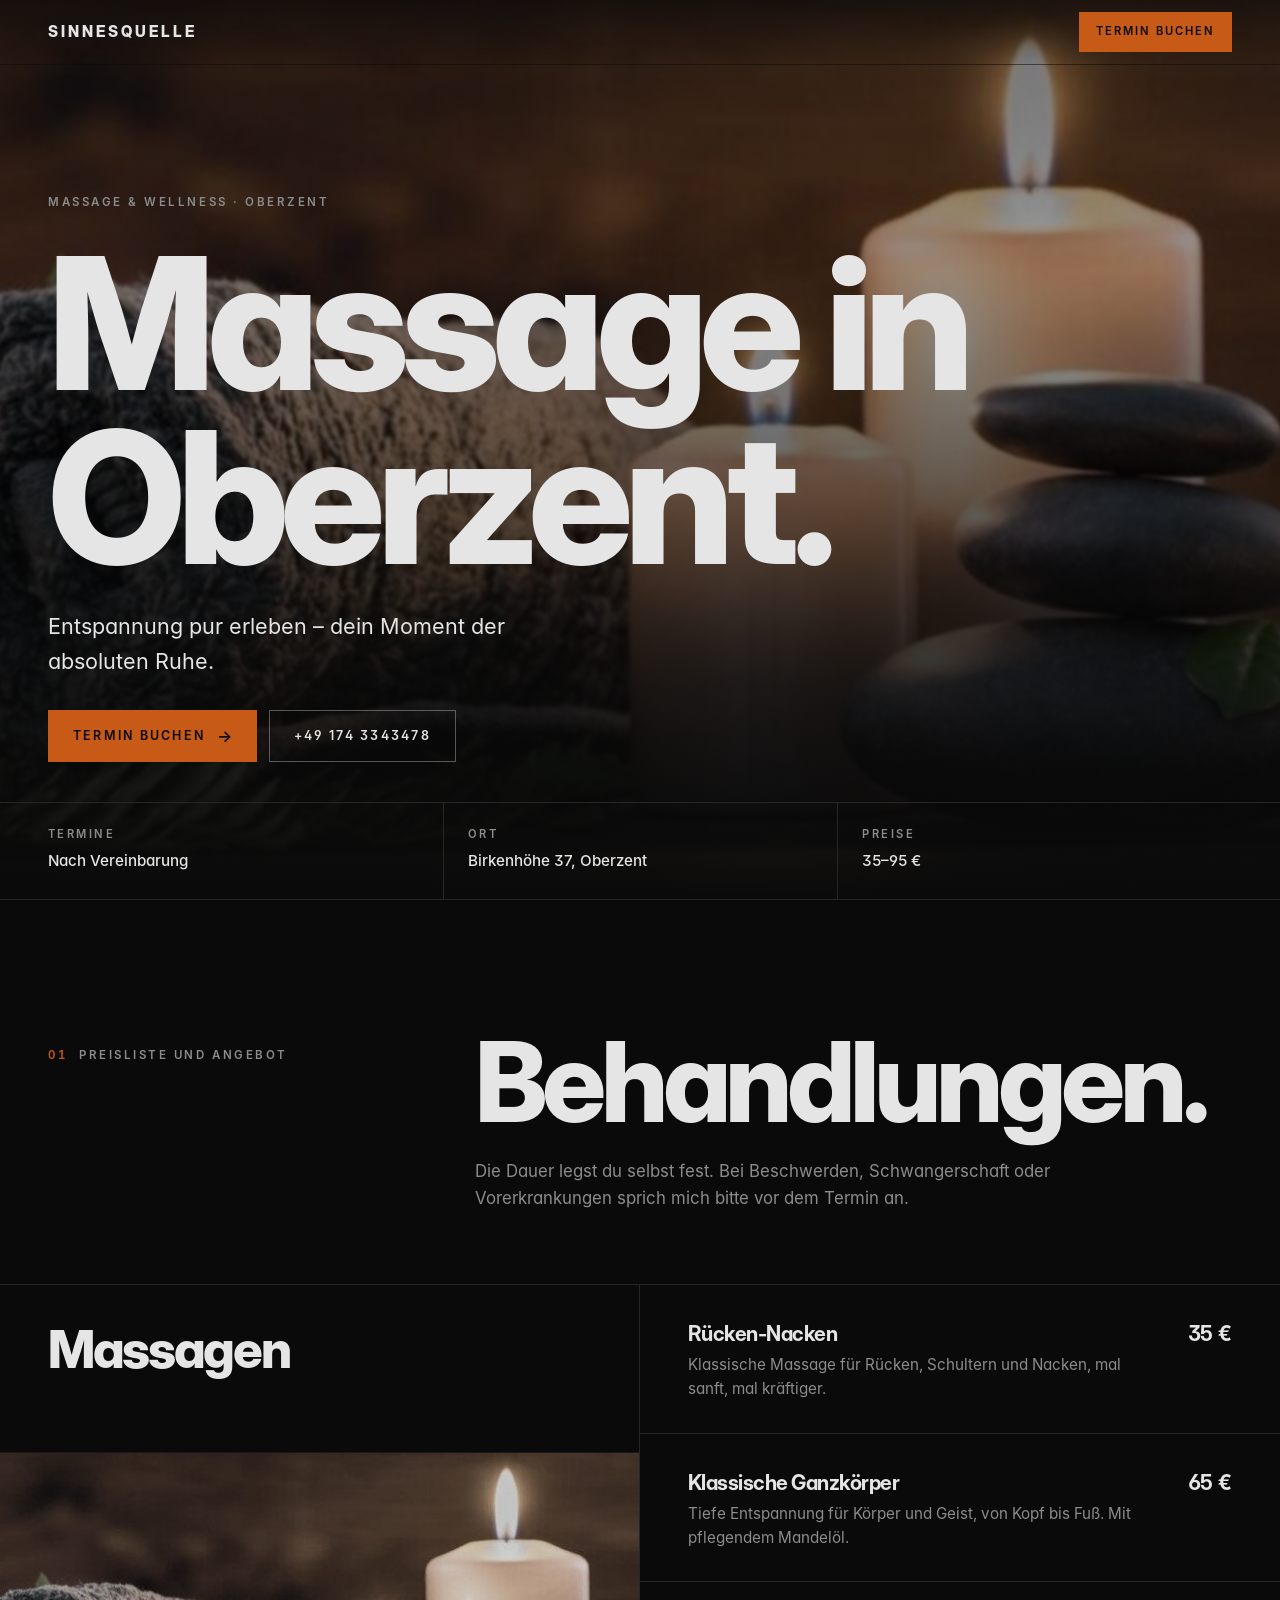
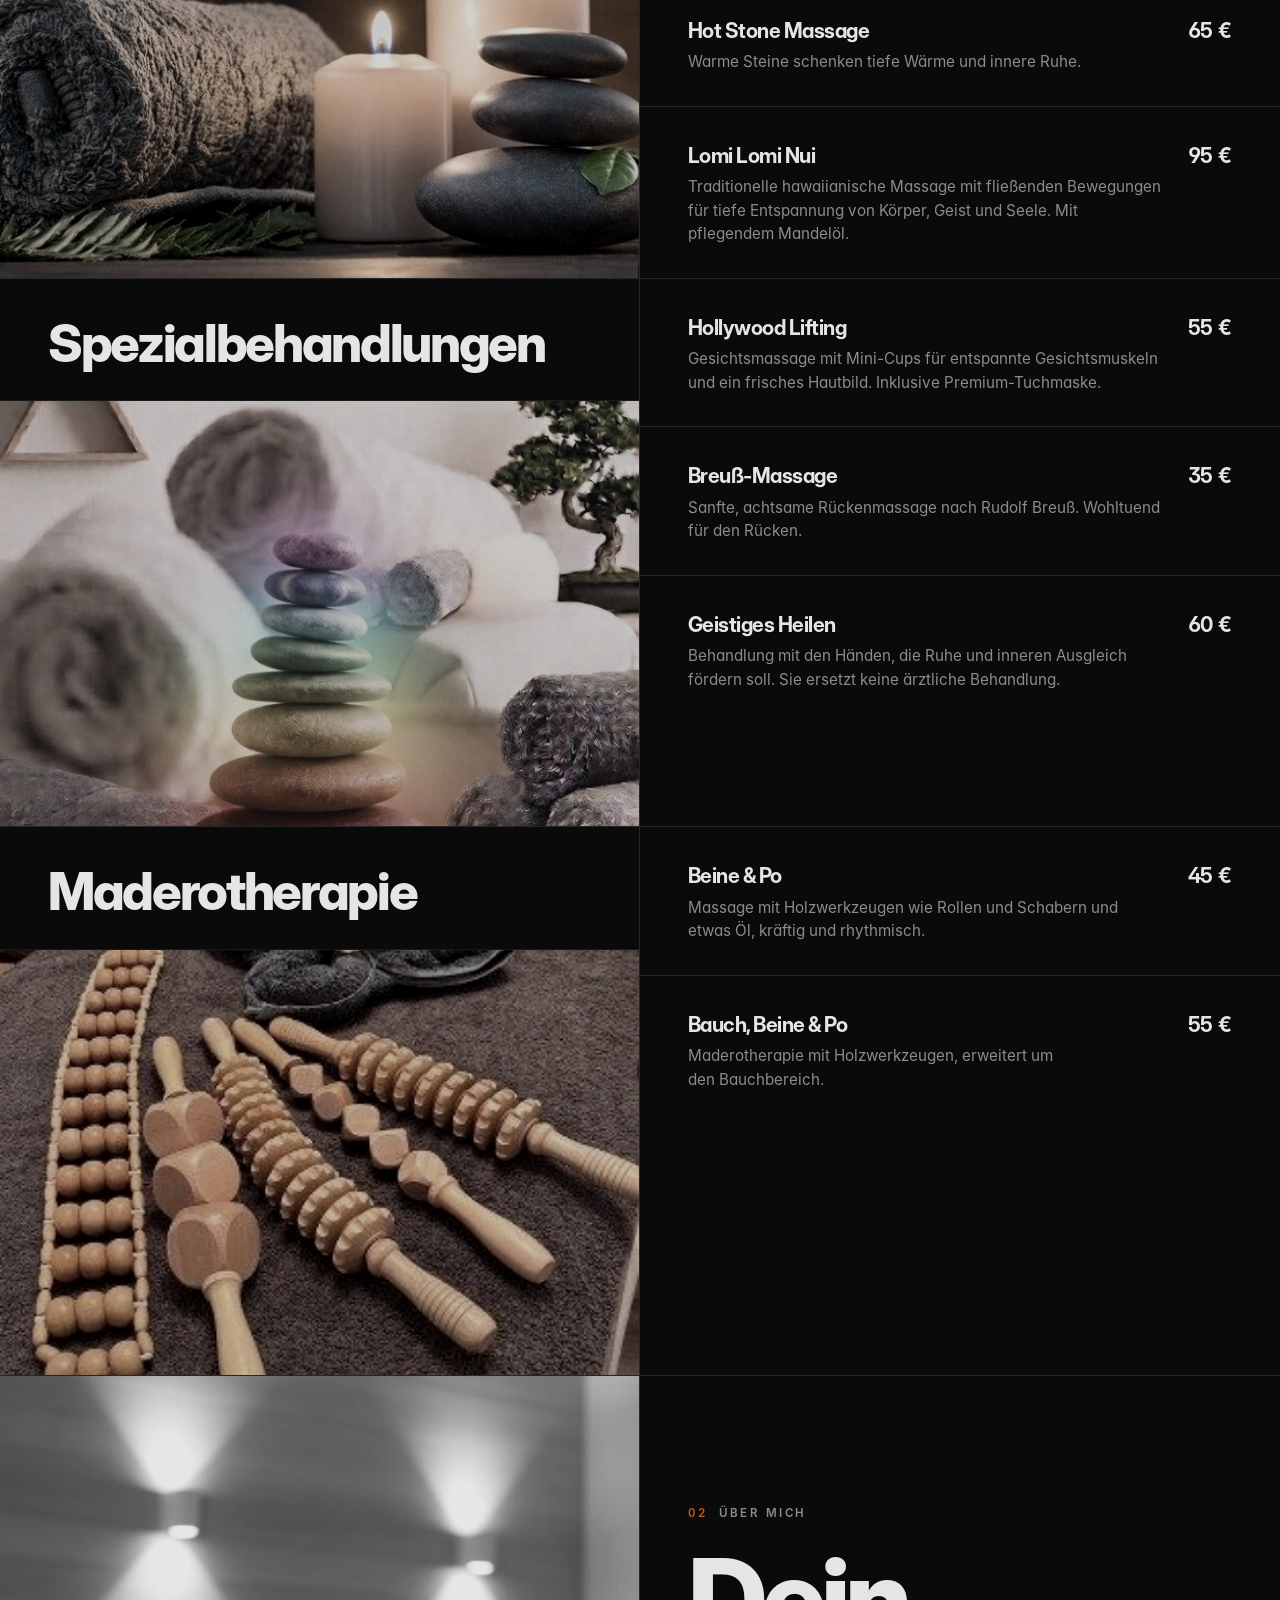
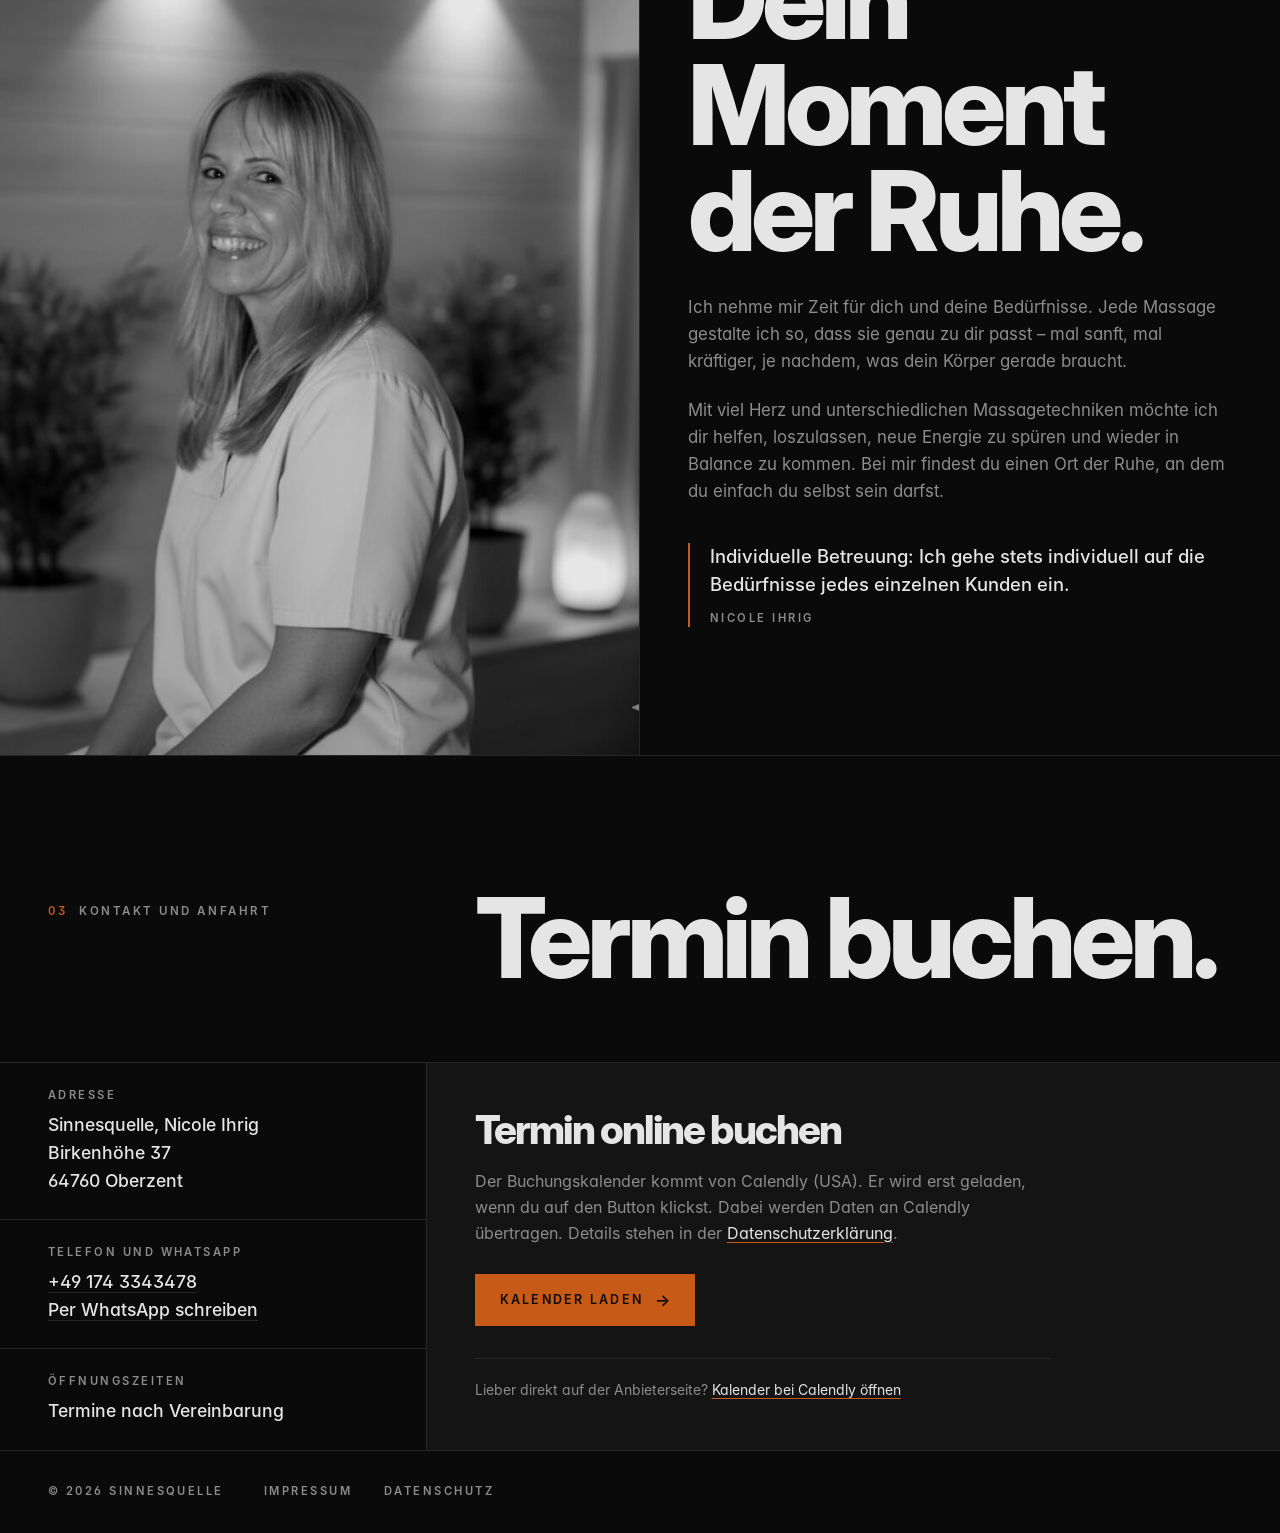
<file: index.html>
<!DOCTYPE html>
<html lang="de">
<head>
    <meta charset="UTF-8">
    <meta name="viewport" content="width=device-width, initial-scale=1">
    <title>Massage in Oberzent – Sinnesquelle | Nicole Ihrig</title>
    <meta name="description" content="Sinnesquelle von Nicole Ihrig in Oberzent: Massagen, Hot Stone, Lomi Lomi Nui, Maderotherapie und mehr. Termin online buchen oder telefonisch vereinbaren.">
    <link rel="canonical" href="https://sinnesquelle.de/">
    <meta name="theme-color" content="#0a0a0a">
    <meta name="color-scheme" content="dark">
    <link rel="icon" href="favicon.svg" type="image/svg+xml">

    <meta property="og:type" content="website">
    <meta property="og:locale" content="de_DE">
    <meta property="og:site_name" content="Sinnesquelle">
    <meta property="og:title" content="Massage in Oberzent – Sinnesquelle">
    <meta property="og:description" content="Entspannung pur erleben: Massagen und Behandlungen mit viel Zeit für dich. Termine nach Vereinbarung.">
    <meta property="og:url" content="https://sinnesquelle.de/">
    <meta property="og:image" content="https://sinnesquelle.de/massage.jpg">

    <link rel="preload" href="fonts/interdisplay-800.woff" as="font" type="font/woff" crossorigin>
    <link rel="preload" href="fonts/inter-400.woff" as="font" type="font/woff" crossorigin>
    <link rel="stylesheet" href="styles.css">

    <script type="application/ld+json">
    {
      "@context": "https://schema.org",
      "@type": "HealthAndBeautyBusiness",
      "name": "Sinnesquelle",
      "founder": { "@type": "Person", "name": "Nicole Ihrig" },
      "url": "https://sinnesquelle.de/",
      "image": "https://sinnesquelle.de/massage.jpg",
      "telephone": "+491743343478",
      "priceRange": "35–95 €",
      "address": {
        "@type": "PostalAddress",
        "streetAddress": "Birkenhöhe 37",
        "postalCode": "64760",
        "addressLocality": "Oberzent",
        "addressCountry": "DE"
      }
    }
    </script>
</head>
<body>
    <a class="skip" href="#inhalt">Zum Inhalt springen</a>

    <header class="kopf">
        <div class="kopf-innen">
            <a class="marke" href="#top" aria-label="Sinnesquelle, zum Seitenanfang">Sinnesquelle</a>
            <a class="btn btn-amber btn-klein" href="#buchung">Termin buchen</a>
        </div>
    </header>

    <main id="inhalt">
        <!-- ===== HERO ===== -->
        <section class="hero" id="top">
            <img class="hero-bild" src="massage.jpg" width="617" height="447" alt="" fetchpriority="high">
            <div class="hero-overlay" aria-hidden="true"></div>
            <div class="hero-inhalt rahmen">
                <p class="label">Massage &amp; Wellness · Oberzent</p>
                <h1>Massage in Oberzent.</h1>
                <p class="hero-lead">Entspannung pur erleben – dein Moment der absoluten Ruhe.</p>
                <div class="hero-aktionen">
                    <a class="btn btn-amber" href="#buchung">Termin buchen <span class="btn-pfeil" aria-hidden="true">→</span></a>
                    <a class="btn btn-linie" href="tel:+491743343478">+49 174 3343478</a>
                </div>
            </div>
            <dl class="hero-meta rahmen">
                <div><dt>Termine</dt><dd>Nach Vereinbarung</dd></div>
                <div><dt>Ort</dt><dd>Birkenhöhe 37, Oberzent</dd></div>
                <div><dt>Preise</dt><dd>35–95&nbsp;€</dd></div>
            </dl>
        </section>

        <!-- ===== BEHANDLUNGEN & PREISE ===== -->
        <section class="sektion" id="angebot" aria-labelledby="angebot-titel">
            <div class="sektion-kopf rahmen">
                <p class="label"><span class="nr">01</span> Preisliste und Angebot</p>
                <div>
                    <h2 id="angebot-titel">Behandlungen.</h2>
                    <p class="sektion-intro">Die Dauer legst du selbst fest. Bei Beschwerden, Schwangerschaft oder Vorerkrankungen sprich mich bitte vor dem Termin an.</p>
                </div>
            </div>

            <div class="kategorie">
                <div class="kategorie-kopf">
                    <h3>Massagen</h3>
                    <img src="massage.jpg" width="617" height="447" loading="lazy" alt="Gerolltes Handtuch, brennende Kerzen und gestapelte Massagesteine.">
                </div>
                <ul class="preise">
                    <li><div><p class="name">Rücken-Nacken</p><p class="beschreibung">Klassische Massage für Rücken, Schultern und Nacken, mal sanft, mal kräftiger.</p></div><p class="preis">35&nbsp;€</p></li>
                    <li><div><p class="name">Klassische Ganzkörper</p><p class="beschreibung">Tiefe Entspannung für Körper und Geist, von Kopf bis Fuß. Mit pflegendem Mandelöl.</p></div><p class="preis">65&nbsp;€</p></li>
                    <li><div><p class="name">Hot Stone Massage</p><p class="beschreibung">Warme Steine schenken tiefe Wärme und innere Ruhe.</p></div><p class="preis">65&nbsp;€</p></li>
                    <li><div><p class="name">Lomi Lomi Nui</p><p class="beschreibung">Traditionelle hawaiianische Massage mit fließenden Bewegungen für tiefe Entspannung von Körper, Geist und Seele. Mit pflegendem Mandelöl.</p></div><p class="preis">95&nbsp;€</p></li>
                </ul>
            </div>

            <div class="kategorie">
                <div class="kategorie-kopf">
                    <h3>Spezial&shy;behandlungen</h3>
                    <img src="geistigesheilen.jpg" width="579" height="415" loading="lazy" alt="Gestapelte Steine in Regenbogenfarben vor weichen Handtüchern.">
                </div>
                <ul class="preise">
                    <li><div><p class="name">Hollywood Lifting</p><p class="beschreibung">Gesichtsmassage mit Mini-Cups für entspannte Gesichtsmuskeln und ein frisches Hautbild. Inklusive Premium-Tuchmaske.</p></div><p class="preis">55&nbsp;€</p></li>
                    <li><div><p class="name">Breuß-Massage</p><p class="beschreibung">Sanfte, achtsame Rückenmassage nach Rudolf Breuß. Wohltuend für den Rücken.</p></div><p class="preis">35&nbsp;€</p></li>
                    <li><div><p class="name">Geistiges Heilen</p><p class="beschreibung">Behandlung mit den Händen, die Ruhe und inneren Ausgleich fördern soll. Sie ersetzt keine ärztliche Behandlung.</p></div><p class="preis">60&nbsp;€</p></li>
                </ul>
            </div>

            <div class="kategorie">
                <div class="kategorie-kopf">
                    <h3>Madero&shy;therapie</h3>
                    <img src="madero.jpg" width="313" height="287" loading="lazy" alt="Holzwerkzeuge für die Maderotherapie auf einem Handtuch.">
                </div>
                <ul class="preise">
                    <li><div><p class="name">Beine &amp; Po</p><p class="beschreibung">Massage mit Holzwerkzeugen wie Rollen und Schabern und etwas Öl, kräftig und rhythmisch.</p></div><p class="preis">45&nbsp;€</p></li>
                    <li><div><p class="name">Bauch, Beine &amp; Po</p><p class="beschreibung">Maderotherapie mit Holzwerkzeugen, erweitert um den Bauchbereich.</p></div><p class="preis">55&nbsp;€</p></li>
                </ul>
            </div>
        </section>

        <!-- ===== ÜBER MICH ===== -->
        <section class="ueber" id="ueber-mich" aria-labelledby="ueber-titel">
            <figure class="ueber-bild">
                <img src="nicole.jpg" width="900" height="1157" loading="lazy" alt="Nicole Ihrig lächelt im Behandlungsraum der Sinnesquelle.">
            </figure>
            <div class="ueber-text">
                <p class="label"><span class="nr">02</span> Über mich</p>
                <h2 id="ueber-titel">Dein Moment der Ruhe.</h2>
                <p>Ich nehme mir Zeit für dich und deine Bedürfnisse. Jede Massage gestalte ich so, dass sie genau zu dir passt – mal sanft, mal kräftiger, je nachdem, was dein Körper gerade braucht.</p>
                <p>Mit viel Herz und unterschiedlichen Massagetechniken möchte ich dir helfen, loszulassen, neue Energie zu spüren und wieder in Balance zu kommen. Bei mir findest du einen Ort der Ruhe, an dem du einfach du selbst sein darfst.</p>
                <blockquote>
                    Individuelle Betreuung: Ich gehe stets individuell auf die Bedürfnisse jedes einzelnen Kunden ein.
                    <cite>Nicole Ihrig</cite>
                </blockquote>
            </div>
        </section>

        <!-- ===== KONTAKT & BUCHUNG ===== -->
        <section class="sektion" id="kontakt" aria-labelledby="kontakt-titel">
            <div class="sektion-kopf rahmen">
                <p class="label"><span class="nr">03</span> Kontakt und Anfahrt</p>
                <h2 id="kontakt-titel">Termin buchen.</h2>
            </div>

            <div class="kontakt-raster">
                <dl class="kontakt-liste">
                    <div>
                        <dt>Adresse</dt>
                        <dd>Sinnesquelle, Nicole Ihrig<br>Birkenhöhe 37<br>64760 Oberzent</dd>
                    </div>
                    <div>
                        <dt>Telefon und WhatsApp</dt>
                        <dd><a href="tel:+491743343478">+49 174 3343478</a><br><a href="https://wa.me/491743343478">Per WhatsApp schreiben</a></dd>
                    </div>
                    <div>
                        <dt>Öffnungszeiten</dt>
                        <dd>Termine nach Vereinbarung</dd>
                    </div>
                </dl>

                <div class="buchung" id="buchung">
                    <h3>Termin online buchen</h3>
                    <div id="kalender">
                        <p>Der Buchungskalender kommt von Calendly (USA). Er wird erst geladen, wenn du auf den Button klickst. Dabei werden Daten an Calendly übertragen. Details stehen in der <a href="datenschutz.html">Datenschutzerklärung</a>.</p>
                        <button class="btn btn-amber" type="button" id="kalender-laden">Kalender laden <span class="btn-pfeil" aria-hidden="true">→</span></button>
                    </div>
                    <p class="klein">Lieber direkt auf der Anbieterseite? <a href="https://calendly.com/sinnesquelle" rel="noopener">Kalender bei Calendly öffnen</a></p>
                </div>
            </div>
        </section>
    </main>

    <footer class="fuss">
        <div class="rahmen fuss-innen">
            <p>&copy; 2026 Sinnesquelle</p>
            <ul>
                <li><a href="impressum.html">Impressum</a></li>
                <li><a href="datenschutz.html">Datenschutz</a></li>
            </ul>
        </div>
    </footer>

    <script>
        // Calendly wird erst nach Klick geladen (vorher keine Verbindung zu Calendly).
        document.getElementById('kalender-laden').addEventListener('click', function () {
            var box = document.getElementById('kalender');
            box.className = 'calendly-box';
            box.innerHTML = '<div class="calendly-inline-widget" data-url="https://calendly.com/sinnesquelle?background_color=141414&text_color=e5e5e5&primary_color=c85a17"></div>';
            var s = document.createElement('script');
            s.src = 'https://assets.calendly.com/assets/external/widget.js';
            s.async = true;
            document.body.appendChild(s);
        });

        // Kopfzeile wird beim Scrollen dunkler.
        (function () {
            var kopf = document.querySelector('.kopf');
            var f = function () { kopf.classList.toggle('gescrollt', window.scrollY > 40); };
            window.addEventListener('scroll', f, { passive: true }); f();
        })();
    </script>
</body>
</html>
</file>
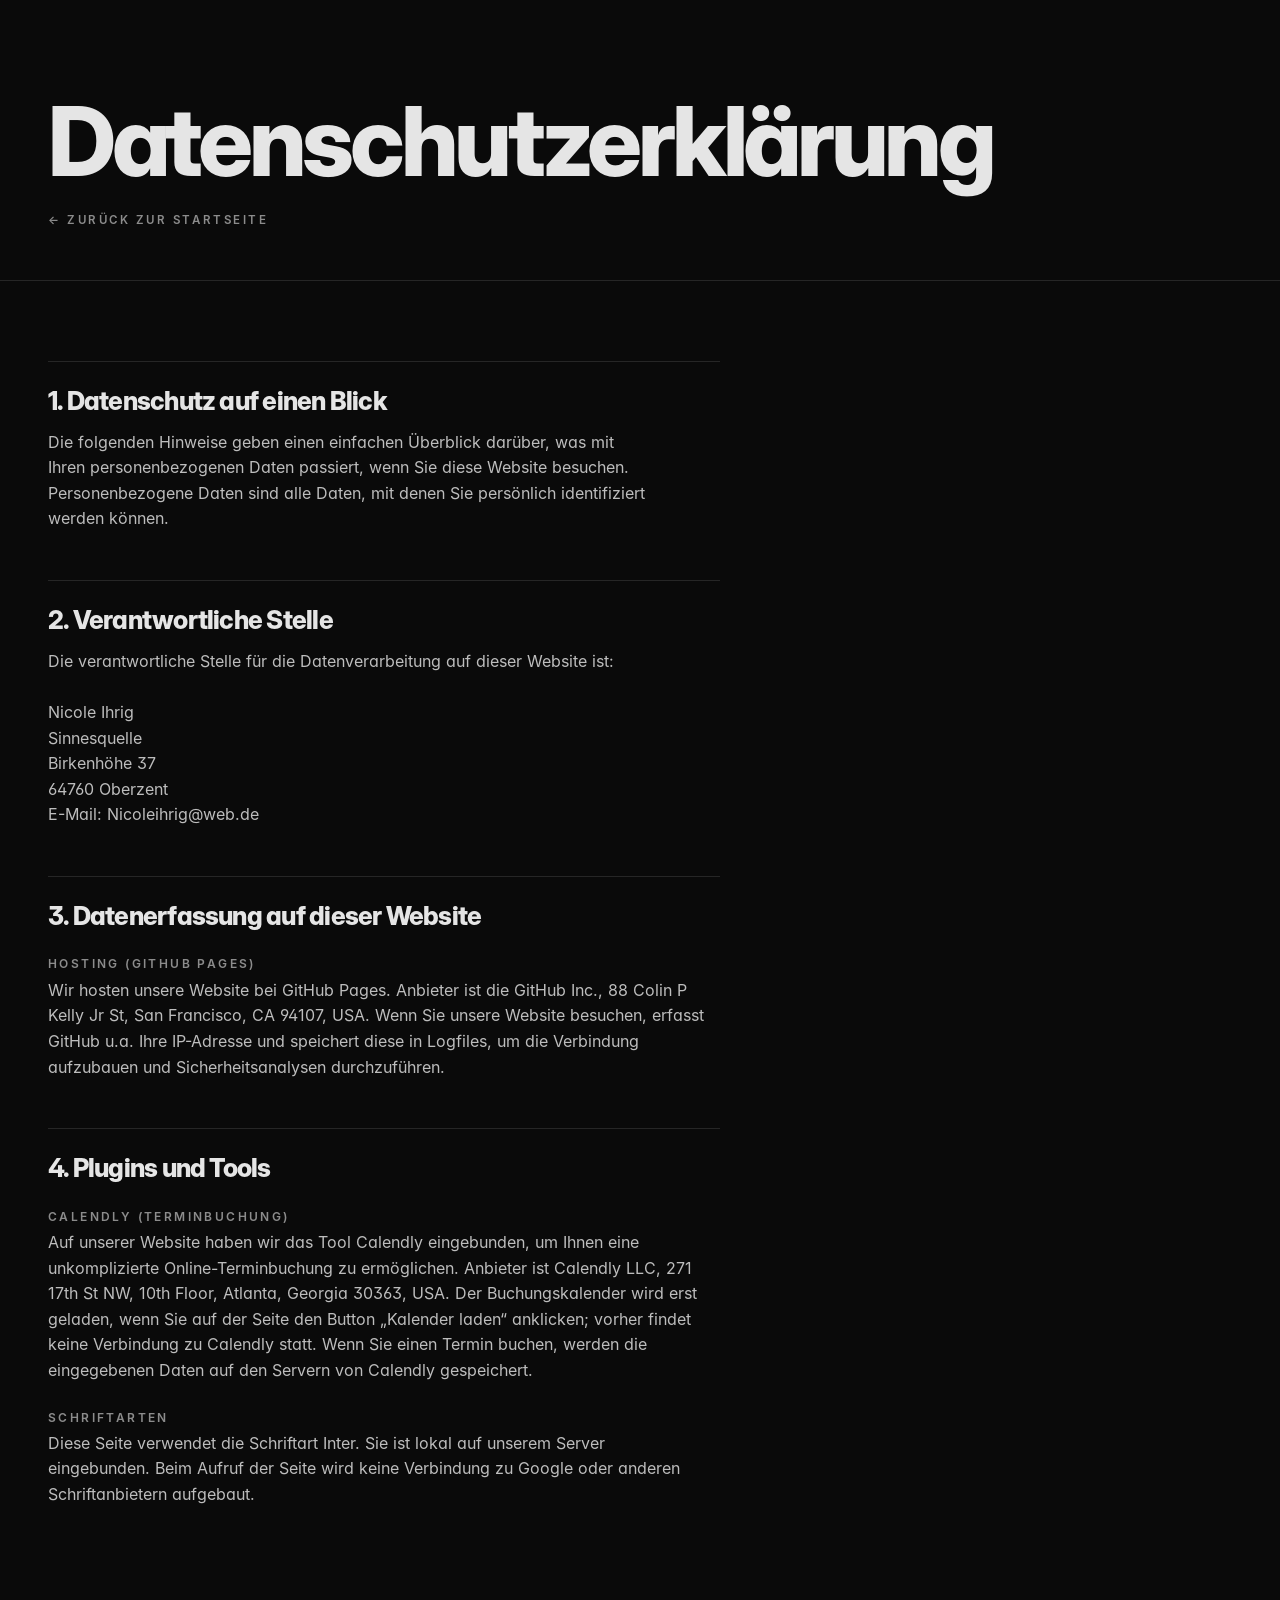
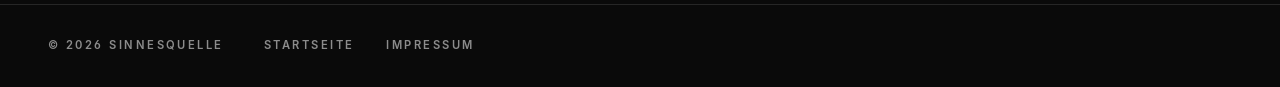
<file: datenschutz.html>
<!DOCTYPE html>
<html lang="de">
<head>
    <meta charset="UTF-8">
    <meta name="viewport" content="width=device-width, initial-scale=1">
    <title>Datenschutzerklärung – Sinnesquelle</title>
    <meta name="robots" content="noindex">
    <meta name="theme-color" content="#0a0a0a">
    <link rel="canonical" href="https://sinnesquelle.de/datenschutz.html">
    <link rel="icon" href="favicon.svg" type="image/svg+xml">
    <link rel="preload" href="fonts/interdisplay-800.woff" as="font" type="font/woff" crossorigin>
    <link rel="stylesheet" href="styles.css">
</head>
<body>
    <a class="skip" href="#inhalt">Zum Inhalt springen</a>

    <header class="seitenkopf">
        <div class="wrap">
            <h1>Datenschutzerklärung</h1>
            <a href="index.html">Zurück zur Startseite</a>
        </div>
    </header>

    <main id="inhalt" class="text-seite">
        <div class="wrap">
            <h2>1. Datenschutz auf einen Blick</h2>
            <p>Die folgenden Hinweise geben einen einfachen Überblick darüber, was mit Ihren personenbezogenen Daten passiert, wenn Sie diese Website besuchen. Personenbezogene Daten sind alle Daten, mit denen Sie persönlich identifiziert werden können.</p>

            <h2>2. Verantwortliche Stelle</h2>
            <p>Die verantwortliche Stelle für die Datenverarbeitung auf dieser Website ist:<br><br>Nicole Ihrig<br>Sinnesquelle<br>Birkenhöhe 37<br>64760 Oberzent<br>E-Mail: Nicoleihrig@web.de</p>

            <h2>3. Datenerfassung auf dieser Website</h2>
            <h3>Hosting (GitHub Pages)</h3>
            <p>Wir hosten unsere Website bei GitHub Pages. Anbieter ist die GitHub Inc., 88 Colin P Kelly Jr St, San Francisco, CA 94107, USA. Wenn Sie unsere Website besuchen, erfasst GitHub u.a. Ihre IP-Adresse und speichert diese in Logfiles, um die Verbindung aufzubauen und Sicherheitsanalysen durchzuführen.</p>

            <h2>4. Plugins und Tools</h2>
            <h3>Calendly (Terminbuchung)</h3>
            <p>Auf unserer Website haben wir das Tool Calendly eingebunden, um Ihnen eine unkomplizierte Online-Terminbuchung zu ermöglichen. Anbieter ist Calendly LLC, 271 17th St NW, 10th Floor, Atlanta, Georgia 30363, USA. Der Buchungskalender wird erst geladen, wenn Sie auf der Seite den Button „Kalender laden“ anklicken; vorher findet keine Verbindung zu Calendly statt. Wenn Sie einen Termin buchen, werden die eingegebenen Daten auf den Servern von Calendly gespeichert.</p>

            <h3>Schriftarten</h3>
            <p>Diese Seite verwendet die Schriftart Inter. Sie ist lokal auf unserem Server eingebunden. Beim Aufruf der Seite wird keine Verbindung zu Google oder anderen Schriftanbietern aufgebaut.</p>
        </div>
    </main>

    <footer class="fuss">
        <div class="wrap">
            <p>&copy; 2026 Sinnesquelle</p>
            <ul>
                <li><a href="index.html">Startseite</a></li>
                <li><a href="impressum.html">Impressum</a></li>
            </ul>
        </div>
    </footer>
</body>
</html>
</file>
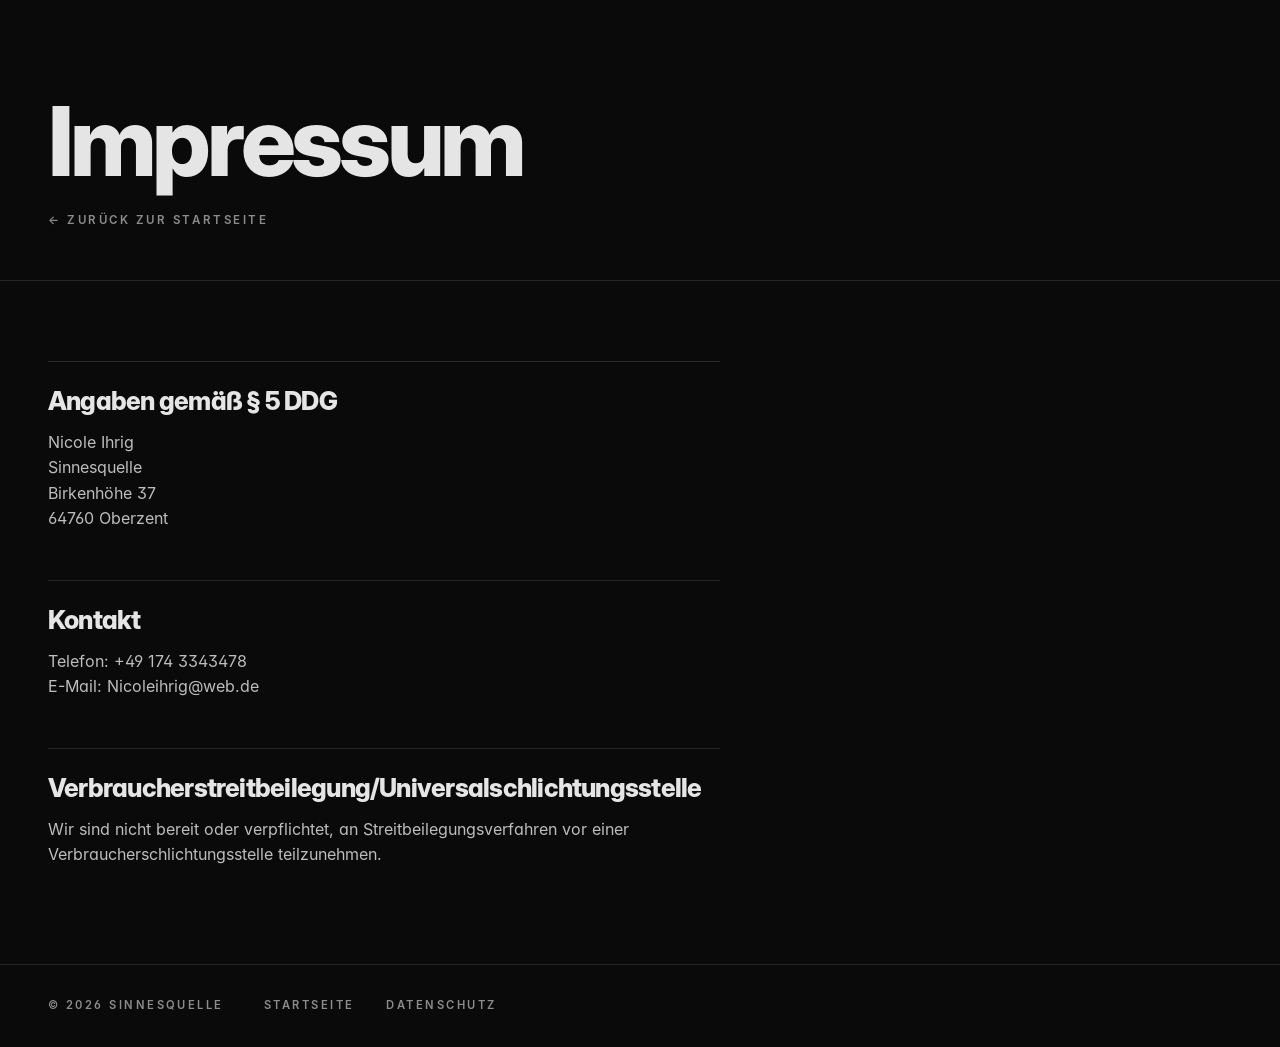
<file: impressum.html>
<!DOCTYPE html>
<html lang="de">
<head>
    <meta charset="UTF-8">
    <meta name="viewport" content="width=device-width, initial-scale=1">
    <title>Impressum – Sinnesquelle</title>
    <meta name="robots" content="noindex">
    <meta name="theme-color" content="#0a0a0a">
    <link rel="canonical" href="https://sinnesquelle.de/impressum.html">
    <link rel="icon" href="favicon.svg" type="image/svg+xml">
    <link rel="preload" href="fonts/interdisplay-800.woff" as="font" type="font/woff" crossorigin>
    <link rel="stylesheet" href="styles.css">
</head>
<body>
    <a class="skip" href="#inhalt">Zum Inhalt springen</a>

    <header class="seitenkopf">
        <div class="wrap">
            <h1>Impressum</h1>
            <a href="index.html">Zurück zur Startseite</a>
        </div>
    </header>

    <main id="inhalt" class="text-seite">
        <div class="wrap">
            <h2>Angaben gemäß § 5 DDG</h2>
            <p>
                Nicole Ihrig<br>
                Sinnesquelle<br>
                Birkenhöhe 37<br>
                64760 Oberzent
            </p>

            <h2>Kontakt</h2>
            <p>
                Telefon: +49 174 3343478<br>
                E-Mail: Nicoleihrig@web.de
            </p>

            <h2>Verbraucherstreitbeilegung/Universalschlichtungsstelle</h2>
            <p>Wir sind nicht bereit oder verpflichtet, an Streitbeilegungsverfahren vor einer Verbraucherschlichtungsstelle teilzunehmen.</p>
        </div>
    </main>

    <footer class="fuss">
        <div class="wrap">
            <p>&copy; 2026 Sinnesquelle</p>
            <ul>
                <li><a href="index.html">Startseite</a></li>
                <li><a href="datenschutz.html">Datenschutz</a></li>
            </ul>
        </div>
    </footer>
</body>
</html>
</file>
<file: styles.css>
/* Sinnesquelle – Dark Brutalism
   Schrift: Inter / Inter Display (SIL Open Font License), lokal eingebunden – keine Verbindung zu Google.
   Mobile First. Keine Schatten, keine großen Radien, feine Linien als Struktur. */

@font-face { font-family: "Inter"; src: url("fonts/inter-400.woff") format("woff"); font-weight: 400; font-style: normal; font-display: swap; }
@font-face { font-family: "Inter"; src: url("fonts/inter-500.woff") format("woff"); font-weight: 500; font-style: normal; font-display: swap; }
@font-face { font-family: "Inter"; src: url("fonts/inter-600.woff") format("woff"); font-weight: 600; font-style: normal; font-display: swap; }
@font-face { font-family: "Inter Display"; src: url("fonts/interdisplay-700.woff") format("woff"); font-weight: 700; font-style: normal; font-display: swap; }
@font-face { font-family: "Inter Display"; src: url("fonts/interdisplay-800.woff") format("woff"); font-weight: 800; font-style: normal; font-display: swap; }

/* ---------- Tokens ---------- */
:root {
  --onyx: #0a0a0a;         /* Primärer Hintergrund */
  --beton: #141414;        /* Karten, Container */
  --beton-2: #1a1a1a;
  --linie: #262626;        /* neutral-800 */
  --text: #e5e5e5;         /* Primärtext */
  --text-2: #8c8c8c;       /* Sekundärtext (etwas heller als #737373 für ausreichenden Kontrast) */
  --text-3: #737373;       /* Meta, nur für große/dekorative Elemente */
  --amber: #c85a17;        /* Sauna-Amber */
  --amber-hell: #e06a22;

  --sans: "Inter", system-ui, -apple-system, "Segoe UI", Roboto, Arial, sans-serif;
  --display: "Inter Display", "Inter", system-ui, -apple-system, "Segoe UI", Roboto, Arial, sans-serif;
  --rand: clamp(1.25rem, 4vw, 3rem);
  --kopf-h: 4rem;
}

*, *::before, *::after { box-sizing: border-box; }
html { scroll-behavior: smooth; scroll-padding-top: var(--kopf-h); -webkit-text-size-adjust: 100%; background: var(--onyx); }
body {
  margin: 0; background: var(--onyx); color: var(--text);
  font-family: var(--sans); font-size: 1rem; line-height: 1.6;
  font-feature-settings: "ss01", "cv11";
  -webkit-font-smoothing: antialiased; -moz-osx-font-smoothing: grayscale;
}
img { display: block; max-width: 100%; height: auto; }
a { color: inherit; }
h1, h2, h3, p, ul, dl, dd, figure, blockquote { margin: 0; }
ul { padding: 0; list-style: none; }
h1, h2, h3 { font-family: var(--display); font-weight: 800; letter-spacing: -0.045em; line-height: .95; text-wrap: balance; }
p { text-wrap: pretty; }
::selection { background: var(--amber); color: var(--onyx); }
:focus-visible { outline: 2px solid var(--amber); outline-offset: 3px; }

.skip { position: absolute; left: 1rem; top: -4rem; z-index: 100; background: var(--amber); color: var(--onyx); padding: .6rem 1rem; font-weight: 600; text-decoration: none; }
.skip:focus { top: 1rem; }

.rahmen, .wrap { padding-inline: var(--rand); }

/* ---------- Label (Uppercase, weite Laufweite) ---------- */
.label {
  display: flex; align-items: center; gap: .75rem;
  font-size: .72rem; font-weight: 600; letter-spacing: .22em; text-transform: uppercase; color: var(--text-2);
}
.label .nr { color: var(--amber); font-variant-numeric: tabular-nums; }

/* ---------- Buttons ---------- */
.btn {
  display: inline-flex; align-items: center; justify-content: center; gap: .75rem;
  min-height: 3.25rem; padding: .9rem 1.5rem;
  font: inherit; font-size: .78rem; font-weight: 600; letter-spacing: .18em; text-transform: uppercase; line-height: 1; text-decoration: none; white-space: nowrap;
  border: 1px solid transparent; border-radius: 0; cursor: pointer;
  transition: background-color .2s, color .2s, border-color .2s;
}
.btn-amber { background: var(--amber); color: var(--onyx); }
.btn-amber:hover { background: var(--amber-hell); }
.btn-linie { border-color: rgba(229, 229, 229, .35); color: var(--text); }
.btn-linie:hover { border-color: var(--text); }
.btn-klein { min-height: 2.5rem; padding: .6rem 1rem; font-size: .7rem; }
.btn-pfeil { font-size: 1rem; letter-spacing: 0; transition: transform .2s; }
.btn:hover .btn-pfeil { transform: translateX(4px); }

/* ---------- Kopfzeile ---------- */
.kopf {
  position: fixed; inset: 0 0 auto; z-index: 50;
  background: linear-gradient(rgba(10, 10, 10, .55), rgba(10, 10, 10, 0));
  transition: background-color .3s, border-color .3s;
  border-bottom: 1px solid transparent;
}
.kopf.gescrollt {
  background: rgba(10, 10, 10, .78);
  -webkit-backdrop-filter: blur(14px); backdrop-filter: blur(14px);
  border-bottom-color: var(--linie);
}
.kopf-innen { display: flex; align-items: center; justify-content: space-between; gap: 1rem; min-height: var(--kopf-h); padding-inline: var(--rand); }
.marke { font-family: var(--display); font-size: .95rem; font-weight: 800; letter-spacing: .2em; text-transform: uppercase; text-decoration: none; }

/* ---------- Hero ---------- */
.hero {
  position: relative; isolation: isolate; overflow: hidden;
  min-height: 100vh; min-height: 100svh;
  display: flex; flex-direction: column; justify-content: flex-end;
  border-bottom: 1px solid var(--linie);
}
.hero-bild {
  position: absolute; inset: 0; z-index: -2; width: 100%; height: 100%;
  object-fit: cover; object-position: 60% 50%;
  filter: saturate(.85) contrast(1.05) blur(1.5px); transform: scale(1.04);
}
.hero-overlay {
  position: absolute; inset: 0; z-index: -1;
  background:
    linear-gradient(180deg, rgba(10, 10, 10, .2) 0%, rgba(10, 10, 10, 0) 30%, rgba(10, 10, 10, .75) 78%, var(--onyx) 100%),
    rgba(0, 0, 0, .4);
}
.hero-inhalt { display: flex; flex-direction: column; align-items: flex-start; gap: 1.5rem; padding-top: calc(var(--kopf-h) + 4rem); padding-bottom: 2.5rem; }
.hero h1 { font-size: clamp(3.4rem, 15vw, 11.5rem); max-width: 11ch; }
.hero-lead { font-size: clamp(1.05rem, 2.2vw, 1.35rem); max-width: 32rem; color: var(--text); }
.hero-aktionen { display: flex; flex-wrap: wrap; gap: .75rem; margin-top: .5rem; }

.hero-meta { display: grid; border-top: 1px solid var(--linie); }
.hero-meta > div { display: flex; justify-content: space-between; gap: 1rem; padding-block: .9rem; border-bottom: 1px solid var(--linie); }
.hero-meta > div:last-child { border-bottom: 0; }
.hero-meta dt { font-size: .7rem; font-weight: 600; letter-spacing: .22em; text-transform: uppercase; color: var(--text-2); align-self: center; }
.hero-meta dd { font-size: .95rem; font-weight: 500; }
@media (min-width: 48rem) {
  .hero-meta { grid-template-columns: repeat(3, 1fr); }
  .hero-meta > div { flex-direction: column; justify-content: flex-start; gap: .35rem; padding: 1.4rem 1.5rem 1.6rem; border-bottom: 0; border-left: 1px solid var(--linie); }
  .hero-meta > div:first-child { border-left: 0; padding-left: 0; }
  .hero-meta dt { align-self: auto; }
}

/* ---------- Sektionen ---------- */
.sektion { border-bottom: 1px solid var(--linie); }
.sektion-kopf { display: grid; gap: 1.5rem; padding-block: clamp(4rem, 10vw, 8rem) clamp(2.5rem, 6vw, 4.5rem); }
.sektion h2, .ueber h2 { font-size: clamp(2.8rem, 9vw, 7rem); }
.sektion-intro { margin-top: 1.5rem; max-width: 36rem; color: var(--text-2); font-size: 1.05rem; }
@media (min-width: 64rem) {
  .sektion-kopf { grid-template-columns: 1fr 2fr; gap: 3rem; align-items: start; }
  .sektion-kopf .label { padding-top: 1.1rem; }
}

/* ---------- Behandlungen ---------- */
.kategorie { display: grid; border-top: 1px solid var(--linie); }
.kategorie-kopf { display: flex; flex-direction: column; }
.kategorie h3 { font-size: clamp(2rem, 6vw, 3.25rem); padding: 2rem var(--rand) 1.5rem; }
.kategorie-kopf img {
  width: 100%; aspect-ratio: 16 / 9; object-fit: cover;
  filter: grayscale(.55) contrast(1.08) brightness(.82);
  border-block: 1px solid var(--linie);
}
.preise { border-top: 0; }
.preise li {
  display: grid; grid-template-columns: 1fr auto; gap: .35rem 1.5rem; align-items: baseline;
  padding: 1.5rem var(--rand); border-bottom: 1px solid var(--linie);
  transition: background-color .2s;
}
.preise li:last-child { border-bottom: 0; }
.preise li:hover { background: var(--beton); }
.preise .name { font-family: var(--display); font-size: 1.3rem; font-weight: 700; letter-spacing: -.025em; line-height: 1.2; }
.preise .beschreibung { margin-top: .4rem; color: var(--text-2); font-size: .95rem; line-height: 1.55; max-width: 34rem; }
.preise .preis { font-family: var(--display); font-size: 1.3rem; font-weight: 700; letter-spacing: -.02em; font-variant-numeric: tabular-nums; white-space: nowrap; }
.preise li:hover .preis { color: var(--amber-hell); }
@media (min-width: 56rem) {
  .kategorie { grid-template-columns: 1fr 1fr; }
  .kategorie-kopf { border-right: 1px solid var(--linie); }
  .kategorie h3 { padding-block: 2.5rem 2rem; }
  .kategorie-kopf img { margin-top: auto; aspect-ratio: 3 / 2; border-bottom: 0; }
  .preise li { padding-block: 2rem; }
}

/* ---------- Über mich ---------- */
.ueber { display: grid; border-bottom: 1px solid var(--linie); }
.ueber-bild img {
  width: 100%; height: 100%; aspect-ratio: 4 / 5; object-fit: cover; object-position: 50% 30%;
  filter: grayscale(1) contrast(1.1) brightness(.9);
}
.ueber-text { display: flex; flex-direction: column; gap: 1.4rem; padding: clamp(3rem, 8vw, 6rem) var(--rand); }
.ueber-text h2 { margin-bottom: .5rem; }
.ueber-text > p:not(.label) { color: var(--text-2); font-size: 1.05rem; max-width: 34rem; }
.ueber blockquote {
  margin-top: 1rem; padding-left: 1.25rem; border-left: 2px solid var(--amber);
  font-size: 1.15rem; font-weight: 500; line-height: 1.5; color: var(--text); max-width: 34rem;
}
.ueber cite { display: block; margin-top: .75rem; font-size: .7rem; font-style: normal; font-weight: 600; letter-spacing: .22em; text-transform: uppercase; color: var(--text-2); }
@media (min-width: 56rem) {
  .ueber { grid-template-columns: 1fr 1fr; }
  .ueber-bild { border-right: 1px solid var(--linie); }
  .ueber-bild img { aspect-ratio: auto; min-height: 100%; }
  .ueber-text { justify-content: center; padding-block: 8rem; }
}

/* ---------- Kontakt & Buchung ---------- */
.kontakt-raster { display: grid; border-top: 1px solid var(--linie); }
.kontakt-liste > div { display: grid; gap: .35rem; padding: 1.5rem var(--rand); border-bottom: 1px solid var(--linie); }
.kontakt-liste dt { font-size: .7rem; font-weight: 600; letter-spacing: .22em; text-transform: uppercase; color: var(--text-2); }
.kontakt-liste dd { font-size: 1.1rem; font-weight: 500; }
.kontakt-liste a { text-decoration: none; border-bottom: 1px solid var(--linie); transition: border-color .2s, color .2s; }
.kontakt-liste a:hover { color: var(--amber-hell); border-bottom-color: var(--amber); }
.buchung { background: var(--beton); padding: clamp(1.75rem, 5vw, 3rem) var(--rand); }
.buchung h3 { font-size: clamp(1.75rem, 4vw, 2.5rem); margin-bottom: 1.25rem; }
.buchung p { color: var(--text-2); max-width: 36rem; }
.buchung p a { color: var(--text); text-underline-offset: 3px; text-decoration-color: var(--amber); }
.buchung .btn { margin-top: 1.75rem; }
.buchung .klein { margin-top: 2rem; padding-top: 1.25rem; border-top: 1px solid var(--linie); font-size: .875rem; }
.calendly-box { margin-top: .5rem; min-height: 40rem; }
.calendly-box .calendly-inline-widget { width: 100%; min-width: 18rem; height: 52rem; }
@media (min-width: 64rem) {
  .kontakt-raster { grid-template-columns: 1fr 2fr; }
  .kontakt-liste { border-right: 1px solid var(--linie); }
  .kontakt-liste > div:last-child { border-bottom: 0; }
  .buchung { padding-inline: 3rem var(--rand); }
}

/* ---------- Fußzeile ---------- */
.fuss { font-size: .7rem; font-weight: 600; letter-spacing: .22em; text-transform: uppercase; color: var(--text-2); }
.fuss-innen, .fuss .wrap { display: flex; flex-wrap: wrap; gap: 1rem 2.5rem; padding-block: 2rem; }
.fuss ul { display: flex; gap: 2rem; }
.fuss a { text-decoration: none; transition: color .2s; }
.fuss a:hover { color: var(--amber-hell); }

/* ---------- Unterseiten (Impressum, Datenschutz) ---------- */
.seitenkopf { padding-block: calc(var(--kopf-h) + 2rem) 3rem; border-bottom: 1px solid var(--linie); }
.seitenkopf h1 { font-size: clamp(2.2rem, 9vw, 6rem); hyphens: auto; overflow-wrap: break-word; }
.seitenkopf a { display: inline-block; margin-top: 1.5rem; font-size: .72rem; font-weight: 600; letter-spacing: .22em; text-transform: uppercase; text-decoration: none; color: var(--text-2); }
.seitenkopf a::before { content: "← "; }
.seitenkopf a:hover { color: var(--amber-hell); }
.text-seite { padding-block: clamp(3rem, 7vw, 5rem); border-bottom: 1px solid var(--linie); }
.text-seite .wrap { max-width: 48rem; }
.text-seite h2 { font-size: 1.6rem; letter-spacing: -.03em; line-height: 1.15; margin: 3rem 0 .9rem; padding-top: 1.5rem; border-top: 1px solid var(--linie); }
.text-seite h2:first-child { margin-top: 0; }
.text-seite h3 { font-family: var(--sans); font-size: .75rem; font-weight: 600; letter-spacing: .2em; text-transform: uppercase; color: var(--text-2); margin: 1.75rem 0 .5rem; }
.text-seite p { margin-bottom: 1rem; color: #bdbdbd; }
.text-seite a { text-underline-offset: 3px; text-decoration-color: var(--amber); }

@media (prefers-reduced-motion: reduce) {
  html { scroll-behavior: auto; }
  *, *::before, *::after { transition: none !important; animation: none !important; }
}
</file>
